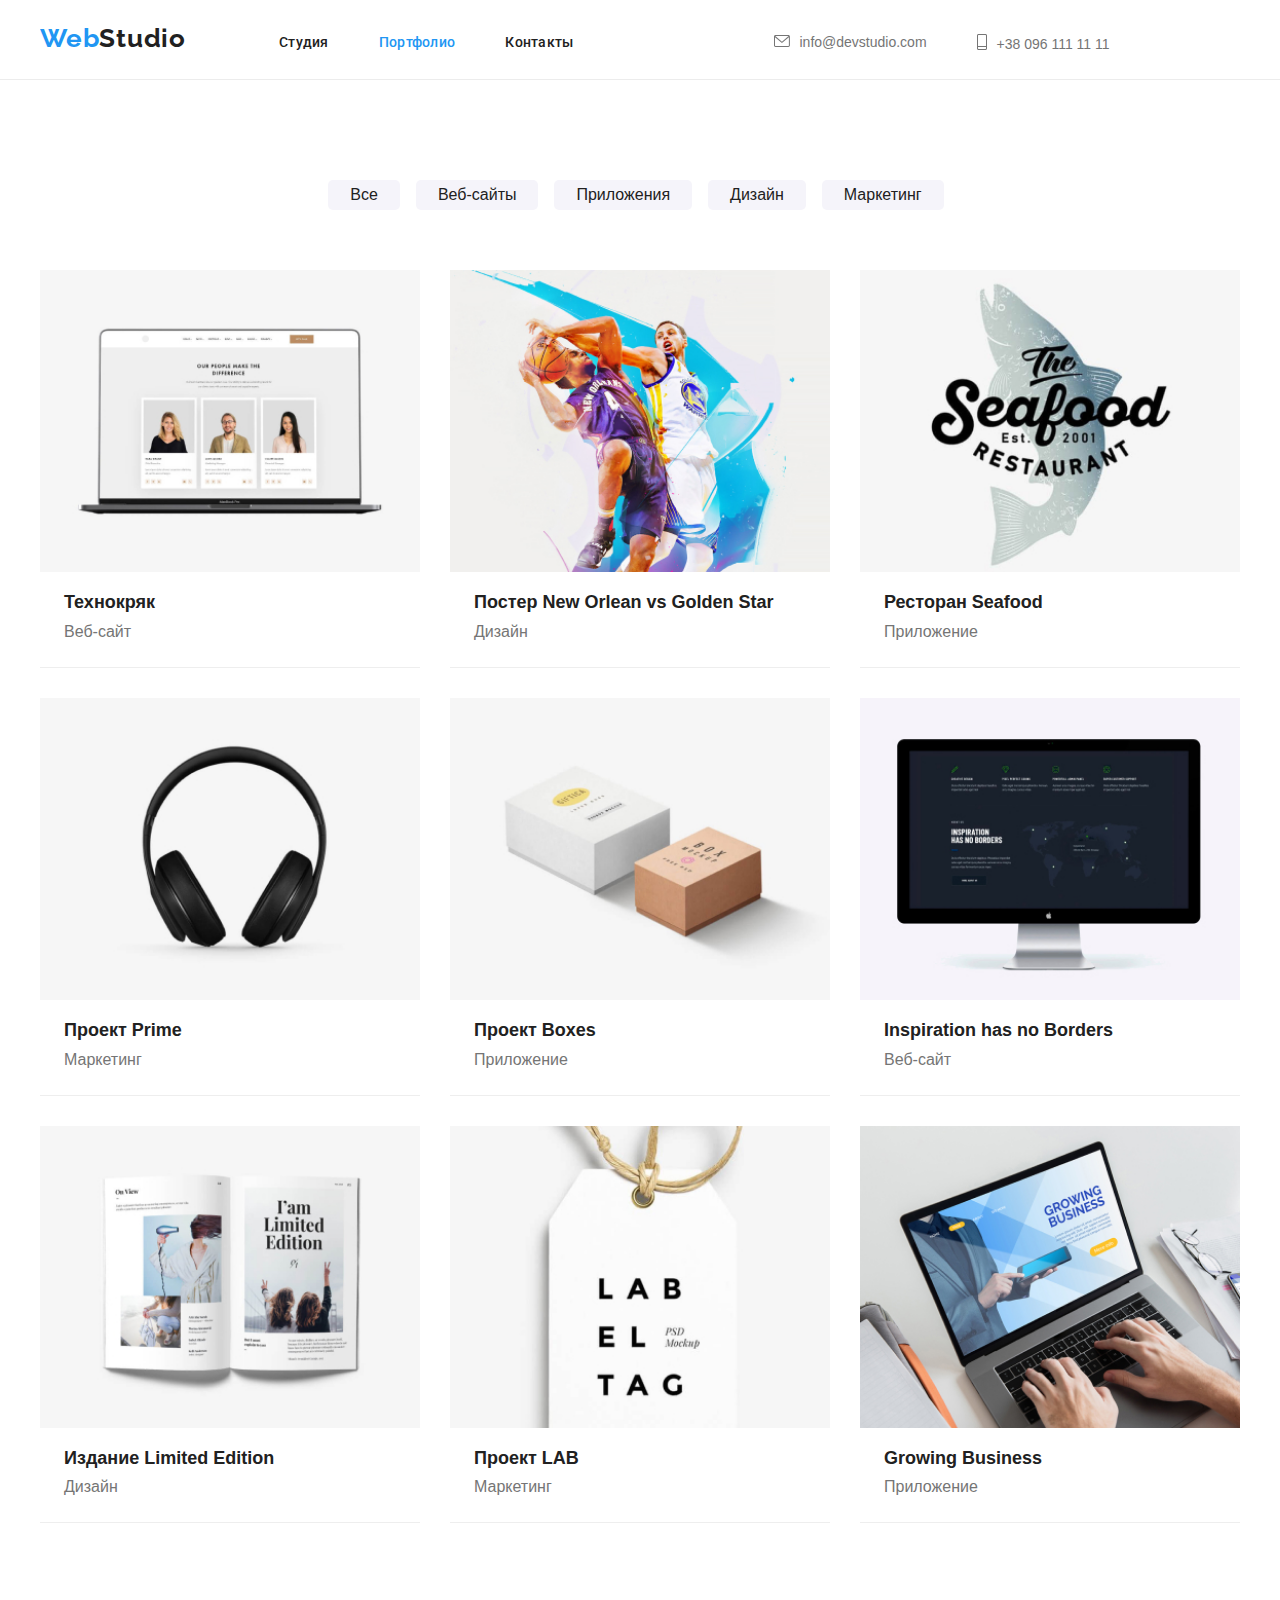
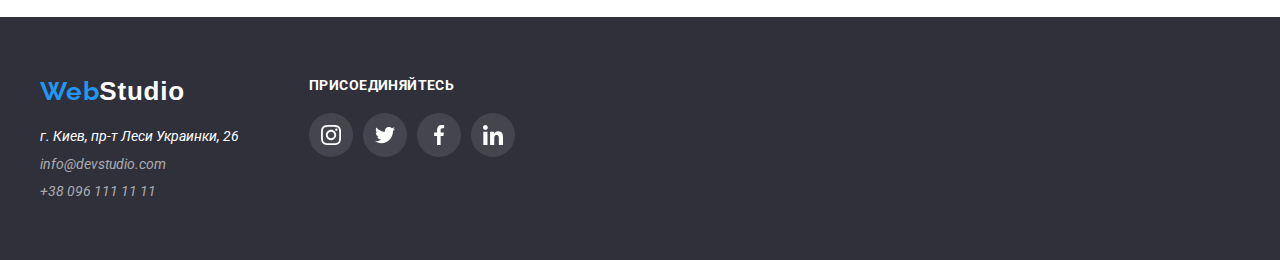
<file: portfolio.html>
<!DOCTYPE html>
<html lang="en">
<head>
    <meta http-equiv="X-UA-Compatible" content="IE=edge">
    <meta name="viewport" content="width=device-width, initial-scale=1.0">
    <meta charset="UTF-8">

    <title>Portfolio</title>
    <link rel="stylesheet" href="css/portfolio.css">

    <link rel="preconnect" href="https://fonts.googleapis.com">
    <link rel="preconnect" href="https://fonts.gstatic.com" crossorigin>
    <link href="https://fonts.googleapis.com/css2?family=Oleo+Script:wght@400;700&family=Raleway:wght@400;700&family=Roboto:wght@400;500;700&display=swap" rel="stylesheet">

    <link rel="stylesheet" href="https://cdnjs.cloudflare.com/ajax/libs/modern-normalize/1.1.0/modern-normalize.min.css">

</head>
<body>





<header>
    <div class="container">
        <div class="header_nav">
            <nav>
                <a class="header_logo" href=""><span class="web">Web</span><span class="studio">Studio</span></a>
                <ul class="header_contacts">
                    <li><a href="index.html">Студия</a></li>
                    <li><a class="portfolio_link" href="">Портфолио</a></li>
                    <li><a href="">Контакты</a></li>
                </ul>
            </nav>
            <ul class="tel">
                <li class="li_hover">
                    <a class="mail" href="mailto:info@devstudio.com"><svg class="svg_mail" width="16" height="12">
                        <use href="img/icons/symbol-defs.svg#icon-envelope-hover"></use>
                    </svg>info@devstudio.com</a>
                </li>
                <li class="li_hover">
                    <a class="tel_tel"  href="tel:+380961111111"><svg class="svg_tel" width="10" height="16">
                        <use href="img/icons/symbol-defs.svg#icon-Vector"></use>
                    </svg>+38 096 111 11 11</a>
                </li>
            </ul>
        </div>
    </div>
</header>

<main>
    <section class="section">
        <div class="container">
            <ul class="choice">
                <li><button type="button">Все</button></li>
                <li><button type="button">Веб-сайты</button></li>
                <li><button type="button">Приложения</button></li>
                <li><button type="button">Дизайн</button></li>
                <li><button type="button">Маркетинг</button></li>
            </ul>
            <ul class="card">
                <li>
                    <a class="card_link" href="">
                        <img class="card_img" src="img/portfolio/techno.jpg" alt="techno" width="370">
                        <div class="card_text">
                            <h2 class="card_name">Технокряк</h2>
                            <p class="it">Веб-сайт</p>
                        </div>
                    </a>
                </li>
                <li>
                    <a class="card_link" href="">
                        <img class="card_img" src="img/portfolio/poster.jpg" alt="poster" width="370">
                        <div class="card_text">
                            <h2 class="card_name">Постер New Orlean vs Golden Star</h2>
                            <p class="it">Дизайн</p>
                        </div>
                    </a>
                </li>
                <li>
                    <a class="card_link" href="">
                        <img class="card_img" src="img/portfolio/seafood.jpg" alt="seafood" width="370">
                        <div class="card_text">
                            <h2 class="card_name">Ресторан Seafood</h2>
                            <p class="it">Приложение</p>
                        </div>
                    </a>
                </li>
                <li>
                    <a class="card_link" href="">
                        <img  class="card_img" src="img/portfolio/hand_free.jpg" alt="hands_free" width="370">
                        <div class="card_text">
                            <h2 class="card_name">Проект Prime</h2>
                            <p class="it">Маркетинг</p>
                        </div>
                    </a>
                </li>
                <li>
                    <a class="card_link" href="">
                        <img class="card_img" src="img/portfolio/box.jpg" alt="box" width="370">
                        <div class="card_text">
                            <h2 class="card_name">Проект Boxes</h2>
                            <p class="it">Приложение</p>
                        </div>

                    </a>
                </li>
                <li>
                    <a class="card_link" href="">
                        <img class="card_img" src="img/portfolio/desct.jpg" alt="desct" width="370">
                        <div class="card_text">
                            <h2 class="card_name">Inspiration has no Borders</h2>
                            <p class="it">Веб-сайт</p>
                        </div>

                    </a>
                </li>
                <li>
                    <a class="card_link" href="">
                        <img class="card_img" src="img/portfolio/book.jpg" alt="book">
                        <div class="card_text">
                            <h2 class="card_name">Издание Limited Edition</h2>
                            <p class="it">Дизайн</p>
                        </div>

                    </a>
                </li>
                <li>
                    <a class="card_link" href="">
                        <img class="card_img" src="img/portfolio/ticket.jpg" alt="ticket">
                        <div class="card_text">
                            <h2 class="card_name">Проект LAB</h2>
                            <p class="it">Маркетинг</p>
                        </div>

                    </a>
                </li>
                <li>
                    <a class="card_link" href="">
                        <img class="card_img" src="img/portfolio/notebook.jpg" alt="notebook">
                        <div class="card_text">
                            <h2 class="card_name">Growing Business</h2>
                            <p class="it">Приложение</p>
                        </div>
                    </a>
                </li>
            </ul>
        </div>
    </section>
</main>

<footer id="footer">
    <div class="container">
        <div class="footer_ul"+>

            <div class="first_ul">
                <a class="footer_logo" href=""><span class="web">Web</span><span class="footer_studio">Studio</span></a>
                <address>
                    <ul>
                        <li><a href="" class="town">г. Киев, пр-т Леси Украинки, 26</a></li>
                        <li><a class="footer_tel" href="mailto:info@devstudio.com" >info@devstudio.com</a></li>
                        <li><a class="footer_tel" href="tel:+380961111111" >+38 096 111 11 11</a></li>
                    </ul>
                </address>
            </div>

            <div class="second_ul">
                <p class="footer_name">Присоединяйтесь</p>

                <ul class="footer_networks">
                    <li>
                        <a class="footer_networks_link" href="">
                            <svg class="footer_svg" width="20" height="20">
                                <use  href="img/icons/symbol-defs.svg#icon-instagram-2"></use>
                            </svg>
                        </a>
                    </li>
                    <li>
                        <a class="footer_networks_link" href="">
                            <svg class="footer_svg" width="20" height="20">
                                <use  href="img/icons/symbol-defs.svg#icon-twitter-1"></use>
                            </svg>
                        </a>
                    </li>
                    <li>
                        <a class="footer_networks_link" href="">
                            <svg class="footer_svg" width="20" height="20">
                                <use  href="img/icons/symbol-defs.svg#icon-facebook-1"></use>
                            </svg>
                        </a>
                    </li>
                    <li>
                        <a class="footer_networks_link" href="">
                            <svg class="footer_svg" width="20" height="20">
                                <use  href="img/icons/symbol-defs.svg#icon-linkedin-1"></use>
                            </svg>
                        </a>
                    </li>
                </ul>

            </div>
        </div>
    </div>
</footer>

</body>
</html>
</file>
<file: css/portfolio.css>
body,p,ul,h1,h2,h3,h4,h5,h6,button{margin: 0 auto;padding: 0}
a{text-decoration: none;}
*,*::before,*::after{box-sizing: inherit;}
img { display: block; max-width: 100%; height: auto; }
li {list-style: none;}
:focus {outline: none}


.container {
    width: 1200px;
    margin: 0 auto;
}

p {
    color: #757575;
}

@font-face {
    font-family: 'Roboto-Regular';
}

@font-face {
    font-family: 'Raleway';
}

@font-face {
    font-family: 'Oleo Script';
}

header {
    height: 80px;
    width: 100%;
    background: #fff;
    border-bottom: 1px solid #ECECEC;
}



.header_logo {
    float: left;
    margin: 24px 0 25px;
    text-decoration: none;
}

.web {
    font-size: 26px;
    font-weight: 700;
    color: #2196F3;
    letter-spacing: 0.03em;
    font-family: 'Raleway',Arial,sans-serif;
}
.studio {
    font-family: "Raleway",Arial, sans-serif;
    font-size: 26px;
    font-weight: bold;
    letter-spacing: 0.03em;
    color: #212121;
}

.header_nav {
    display: inline-block;
    overflow: hidden;
}

.header_contacts{
    display: flex;
    gap: 50px;
}

.header_contacts {
    float: right;
    margin: 33px 0 25px 93px;
}

.header_nav {
    display: flex;
    margin-right: 50px;

}


.header_contacts li a {
    padding: 20px 0 20px;
    text-decoration: none;
    font-family: 'Roboto',Arial,sans-serif;
    font-weight: 500;
    font-size: 14px;
    color: #212121;
    letter-spacing: 0.02em;
}

.header_contacts a:hover,
.header_contacts a:focus {
    color: #2196F3;
    transition: 7ms;

}

.portfolio_link:focus{
    color: #2196F3;
    transition: 7ms;
    outline: none;
}

.svg_tel,
.svg_mail {
    margin-right: 10px;
    fill: #757575;
}

.tel {
    display: flex;
    gap: 50px;
    margin: 33px 0 24px 200px;
    float: right;
}

.tel a {
    text-decoration: none;
    color: #757575;
    font-size: 14px;
    font-family: 'Roboto-Regular',Arial,sans-serif;
    font-weight: 500;
}

.portfolio_link:visited,
.portfolio_link::after{
    color: #2196F3;
}



.tel_tel:hover,
.tel_tel:focus {
    color: #2196F3;
    transition: 7ms;
}

.tel_tel:hover .svg_tel,
.tel_tel:focus .svg_tel {
    fill: #2196F3;
}


.mail:hover,
.mail:focus {
    color: #2196F3;
    transition: 7ms;
}

.mail:hover .svg_mail,
.mail:focus .svg_mail{
    fill: #2196F3;
}
.svg_tel{
    position: relative;
    top: 1px;
}

/*=================main==================*/

main {
    padding: 100px 0 94px;
}

.choice {
    display: flex;
    justify-content: center;
    gap: 8px;
}


.choice  button {
    border: none;
    margin-right: 8px;
    padding: 6px 22px;
    color: #212121;
    font-size: 16px;
    background: #F5F4FA;
    border-radius: 5px;
    font-family: 'Roboto-Regular',Arial,sans-serif;
    cursor: pointer;
}


.choice button:hover,
.choice button:focus {
    color: white;
    background: #2196F3;
    transition: 0.2s;
    box-shadow: 0 0 4px lightgrey;
}


.card {
    padding: 60px 0 0 0;
    display: grid;
    grid-template-columns: repeat(3,1fr);
    grid-template-rows: repeat(3,1fr);
    grid-gap: 30px;
}

.card li {
    border-bottom: 1px solid #EEEEEE;
}

.card_link {
    display: block;
}
.card_img {
    width: 100%;
}

.card_link:hover,
.card_link:focus{
    box-shadow: 0 0 7px lightgrey;
    transition: 0.5s;
}

.card_text {
    padding: 20px 24px;
}


h2 {
    padding-bottom: 4px;
    font-family: 'Roboto-Regular',Arial,sans-serif;
    font-size: 18px;
    font-weight: 700;
    color: #212121;

}

.it {
    font-family: 'Roboto-Regular',Arial,sans-serif;
    font-size: 16px;
    color: #757575;
    line-height: 30px;
}

/*==========footer================*/
footer {
    background: #2F303A;
    padding: 60px 0 60px;
}

.footer_studio {
    color: white;
    font-family: 'Raleway-Regular',Arial,sans-serif;
    font-size: 26px;
    font-weight: bold;
    letter-spacing: 0.03em;
}

.footer_logo {
    text-decoration: none;
}

address ul{
    margin-top: 20px;
    display: flex;
    flex-direction: column;
    gap: 9px;
}
address li {

}
address li a{
    font-family: 'Roboto',Arial,sans-serif;
    font-weight: 400;
    font-size: 14px;
}

.town {
    font-family: 'Roboto',Arial,sans-serif;
    font-size: 14px;
    color: white;
}

.footer_tel {
    color: rgba(255, 255, 255, 0.6);
    transition: 7ms;
}

.footer_tel:hover{
    color: white;
    transition: 7ms;
    outline: none;
}
.footer_tel:focus{
    color: white;
    transition: 7ms;
    outline: none;
}

.footer_ul {
    display: flex;
}

.second_ul {
    margin-left: 70px;
}

.footer_name {
    padding-bottom: 20px;
    font-family: 'Roboto',Arial,sans-serif;
    font-weight: bold;
    font-size: 14px;
    line-height: 16px;
    letter-spacing: 0.03em;
    text-transform: uppercase;

    color: #FFFFFF;
}

.footer_networks {
    display: flex;
    position: absolute;
    justify-content: space-between;
    gap: 10px;
}

.footer_svg {
    fill: #FFFFFF;
}

.footer_networks_link:hover {
    background: #2196F3;
}

.footer_networks_link{
    display: block;
    width: 44px;
    height: 44px;
    border-radius: 50%;
    background: linear-gradient( to right, rgba(255, 255, 255, 0.1), rgba(255, 255, 255, 0.1) );
    position: relative;
}

.footer_networks_link:hover,
.footer_networks_link:focus {
    background: #2196F3;
    transition: 0.3s;
}

.footer_svg {
    position: relative;
    top: 50%;
    left: 50%;
    transform: translate(-50%,-50%);
}
</file>
